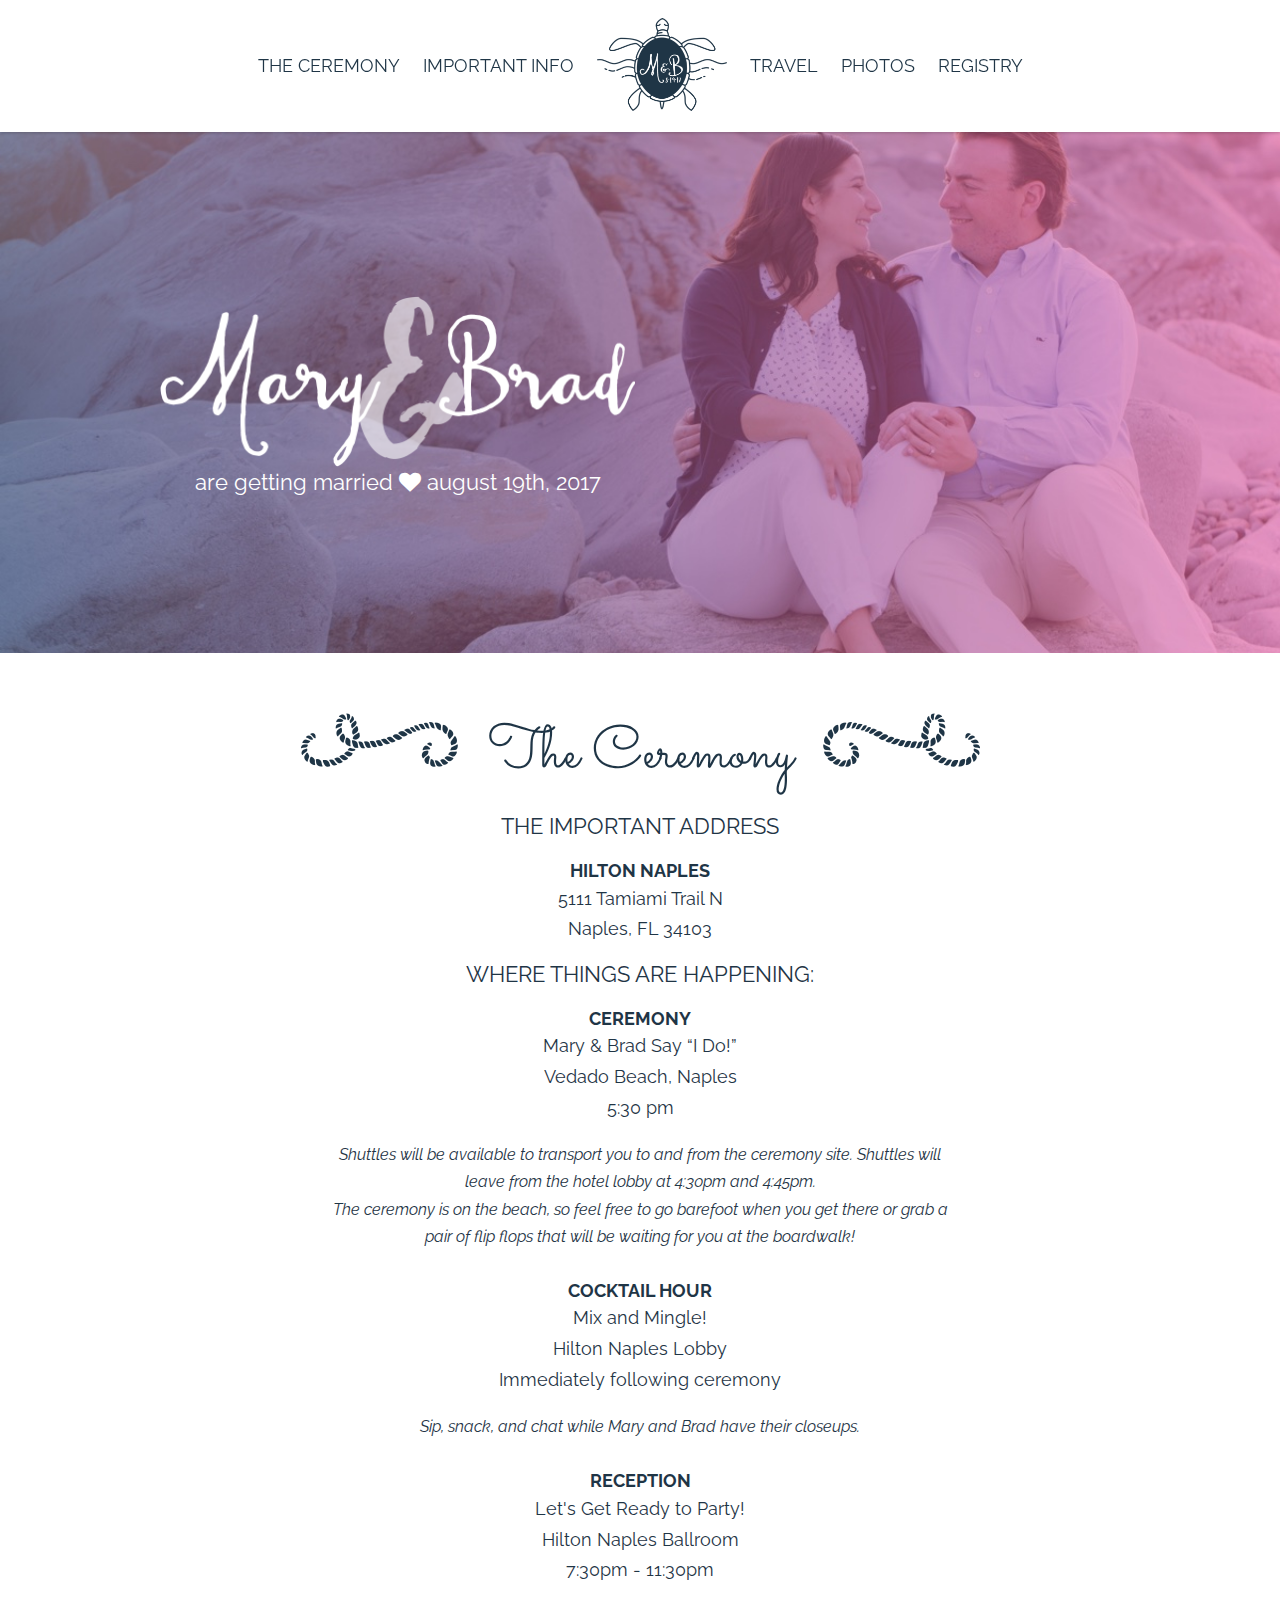
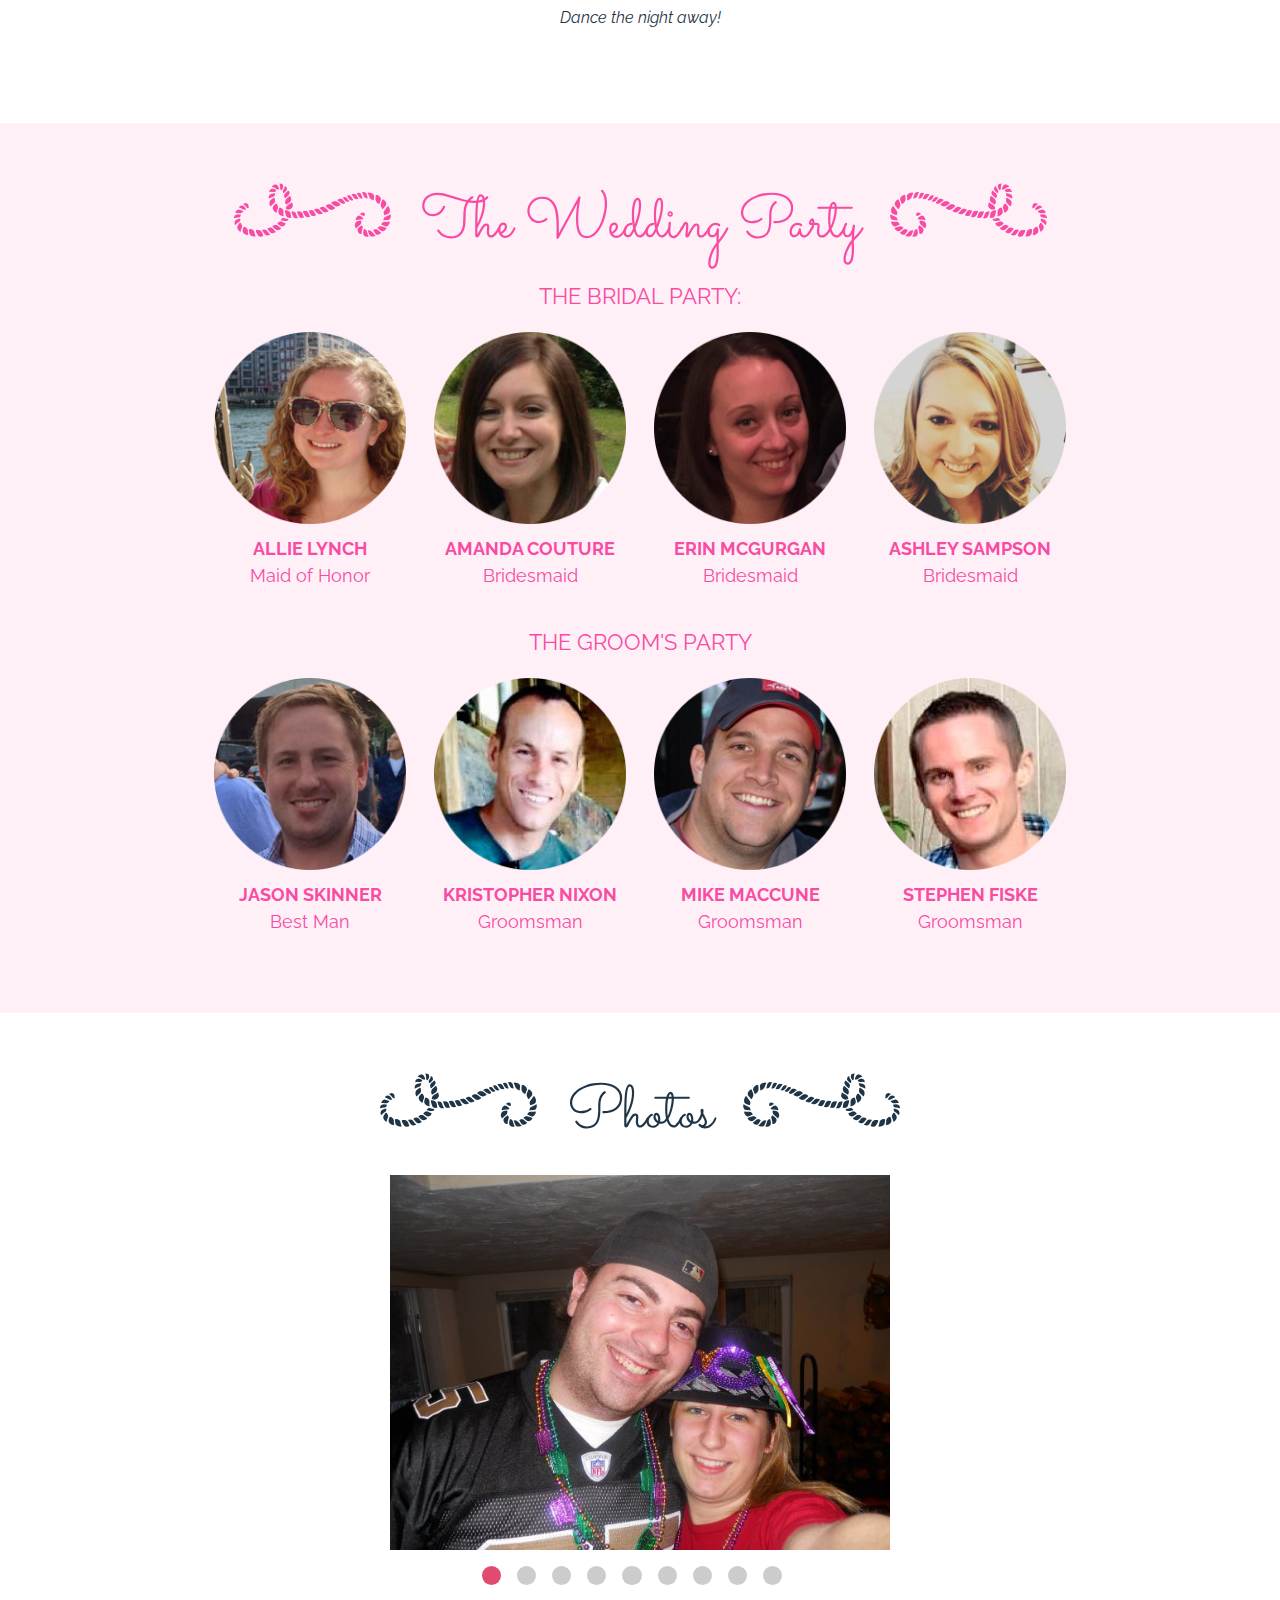
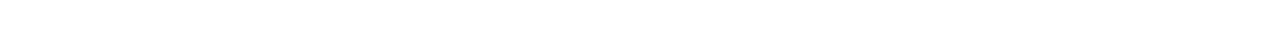
<file: index.html>
<!DOCTYPE html>
<html>
<!--<![endif]-->
	<head>
		<meta name="viewport" content="width=device-width">
		<meta name="description" content="Brad and Mary 2017">
		<meta name="keywords" content="Mary Mallard, Bradford Matton, Wedding">
		<title>Brad &amp; Mary - 8/19/2017 </title>
		<link href="https://fonts.googleapis.com/css?family=Raleway:400,400i,700|Sacramento" rel="stylesheet">
		<link href="style.css" rel="stylesheet" type="text/css">
		<link rel="icon" type="image/png" href="favicon.png">
		<link rel="stylesheet" href="font-awesome/css/font-awesome.min.css">
		<script src="https://ajax.googleapis.com/ajax/libs/jquery/3.1.1/jquery.min.js"></script>
		<script src="js/jquery-3.1.1.min.js"></script>
		<script src="js/slippry.min.js"></script>
	<link rel="stylesheet" href="css/slippry.css" />

<script>
$( document ).ready(function() {
	$('#mobile-nav-toggle').on("click", function() {
		$('#mobile-nav-items').toggleClass('expanded'),
		$('#navicon').toggleClass('nav-rotate');
	});

	$('#slider').slippry();



	$('.homelink').on("click", function() {
		$('#mobile-nav-items').toggleClass('expanded');
	});
});
</script>

	</head>
	<body>
		<nav id="main-nav">
			<ul>
				<li><a class="textlink" href="#ceremony">The Ceremony</a></li>
				<li><a class="textlink" href="important-info.html">Important Info</a></li>
				<li><a href="index.html"><img src="images/turtle-logo.png" class="turtle-logo"></a></li>
				<li><a class="textlink" href="travel.html">Travel</a></li>
				<li><a class="textlink" href="#photos">Photos</a></li>
				<li><a class="textlink" href="registry.html">Registry</a></li>
			</ul>
		</nav>
		<nav id="mobile-nav">
			<div class="mobile-nav-header group">
				<a href="index.html" class="homelink"><img src="images/turtle-logo.png" class="turtle-logo"></a>
				<a href="#" id="mobile-nav-toggle"><i class="fa fa-2x fa-navicon" id="navicon"></i></a>
			</div>
			<ul id="mobile-nav-items">
				<li><a class="textlink homelink" href="#ceremony">The Ceremony</a></li>
				<li><a class="textlink" href="important-info.html">Important Info</a></li>
				<li><a class="textlink" href="travel.html">Travel</a></li>
				<li><a class="textlink homelink" href="#photos">Photos</a></li>
				<li><a class="textlink" href="registry.html">Registry</a></li>
			</ul>
		</nav>
		<header class="main-header">
			<div class="container">
				<div class="title">
					<h1>Mary &amp; Brad</h1>
					<p>are getting married <i class="fa fa-heart"></i> august 19th, 2017</p>
				</div>
			</div>
		</header>
		<section id="ceremony">
			<div class="container">
				<img src="images/h2-left.png" class="h2-lig"><h2>The Ceremony</h2><img src="images/h2-right.png" class="h2-lig">

				<h3>The Important Address</h3>

				<h4>Hilton Naples</h4>
				<p>5111 Tamiami Trail N <br />
				Naples, FL 34103</p>

				<h3>Where Things are Happening:</h3>

				<h4>Ceremony</h4>
				<p>Mary &amp; Brad Say &ldquo;I Do!&rdquo;<br />
				Vedado Beach, Naples<br />
				5:30 pm</p>
				<p class="details">Shuttles will be available to transport you to and from the ceremony site. Shuttles will leave from the hotel lobby at 4:30pm and 4:45pm.<br/>
				The ceremony is on the beach, so feel free to go barefoot when you get there or grab a pair of flip flops that will be waiting for you at the boardwalk!</p>

				<h4>Cocktail Hour</h4>
				<p>Mix and Mingle! <br />
				Hilton Naples Lobby<br />
				Immediately following ceremony</p>
				<p class="details">Sip, snack, and chat while Mary and Brad have their closeups.</p>

				<h4>Reception</h4>
				<p>Let's Get Ready to Party!<br />
				Hilton Naples Ballroom<br />
				7:30pm - 11:30pm</p>
				<p class="details">Dance the night away!</p>
			</div>
		</section>
		<section id="weddingparty">
			<div class="container">
				<img src="images/h2-left-pink.png" class="h2-lig"><h2>The Wedding Party</h2><img src="images/h2-right-pink.png" class="h2-lig">
				<h3>The Bridal Party:</h3>
				<ul>
					<li>
						<img src="images/allie.png" alt="Allie Lynch">
						<p><strong>ALLIE LYNCH</strong><br />
						Maid of Honor</p>
					</li>
					<li>
						<img src="images/amanda.png" alt="Amanda Couture">
						<p><strong>AMANDA COUTURE</strong><br />
						Bridesmaid</p>
					</li>
					<li>
						<img src="images/erin.png" alt="Erin McGurgan">
						<p><strong>ERIN MCGURGAN</strong><br />
						Bridesmaid</p>
					</li>
					<li>
						<img src="images/ashley.png" alt="Ashley Sampson">
						<p><strong>ASHLEY SAMPSON</strong><br />
						Bridesmaid</p>
					</li>
				</ul>
				<h3>The Groom's Party</h3>
				<ul>
					<li>
						<img src="images/jason.png" alt="Jason Skinner">
						<p><strong>JASON SKINNER</strong><br />
						Best Man</p>
					</li>
					<li>
						<img src="images/kristopher.png" alt="Kristopher Nixon">
						<p><strong>KRISTOPHER NIXON</strong><br />
						Groomsman</p>
					</li>
					<li>
						<img src="images/mike.png" alt="Mike MacCune">
						<p><strong>MIKE MACCUNE</strong><br />
						Groomsman</p>
					</li>
					<li>
						<img src="images/stephen.png" alt="Stephen Fiske">
						<p><strong>STEPHEN FISKE</strong><br />
						Groomsman</p>
					</li>
				</ul>
			</div>
		</section>
		<section id="photos">
			<div class="container">
				<img src="images/h2-left.png" class="h2-lig"><h2>Photos</h2><img src="images/h2-right.png" class="h2-lig">
	            <ul id="slider">
	            	<li><a href="#slide1"><img src="img/1.jpg"></a></li>
	                <li><a href="#slide2"><img src="img/2.jpg"></a></li>
	                <li><a href="#slide3"><img src="img/3.jpg"></a></li>
	                <li><a href="#slide4"><img src="img/4.jpg"></a></li>
	                <li><a href="#slide5"><img src="img/5.jpg"></a></li>
	                <li><a href="#slide6"><img src="img/6.jpg"></a></li>
	                <li><a href="#slide7"><img src="img/7.jpg"></a></li>
	                <li><a href="#slide8"><img src="img/8.jpg"></a></li>
	                <li><a href="#slide9"><img src="img/9.jpg"></a></li>
	            </ul>
			</div>
		</section>
		<footer>
		</footer>
	</body>
</html>
</file>
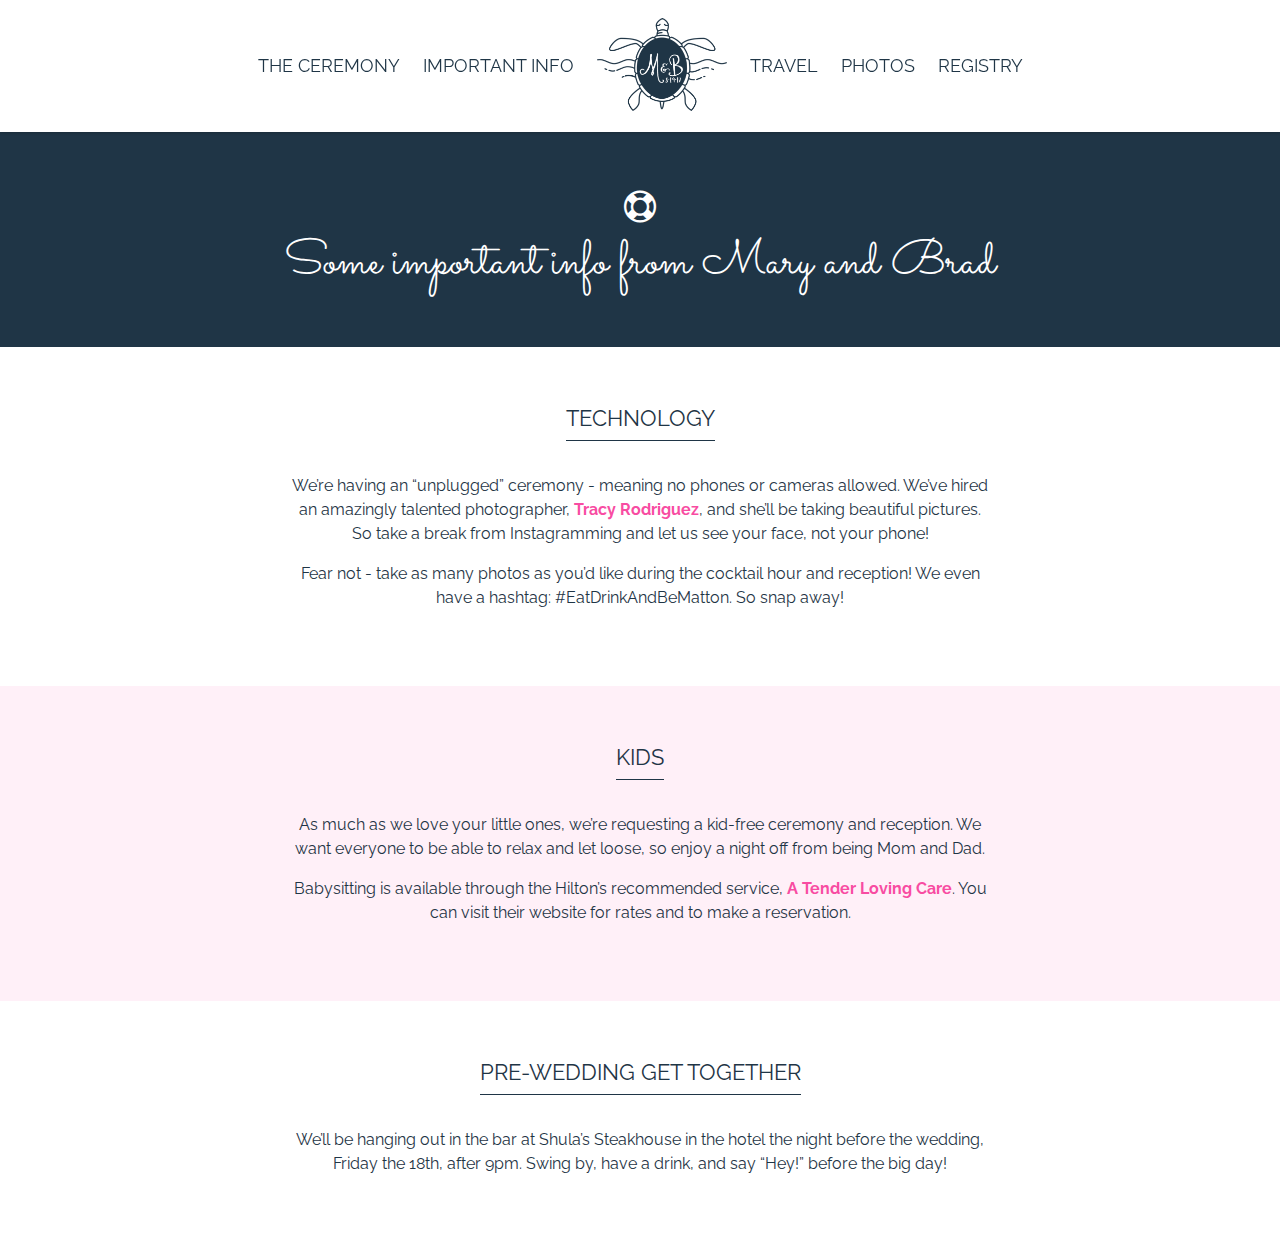
<file: important-info.html>
<!DOCTYPE html>
<html>
<!--<![endif]-->
	<head>
		<meta name="viewport" content="width=device-width">
		<meta name="description" content="Brad and Mary 2017">
		<meta name="keywords" content="Mary Mallard, Bradford Matton, Wedding">
		<title>Brad &amp; Mary - 8/19/2017 </title>
		<link href="https://fonts.googleapis.com/css?family=Raleway:400,400i,700|Sacramento" rel="stylesheet">
		<link href="style.css" rel="stylesheet" type="text/css">
		<link rel="icon" type="image/png" href="favicon.png">
		<link rel="stylesheet" href="font-awesome/css/font-awesome.min.css">
		<script src="https://ajax.googleapis.com/ajax/libs/jquery/3.1.1/jquery.min.js"></script>
		<script src="js/jquery-3.1.1.min.js"></script>
		<script>
$( document ).ready(function() {
	$('#mobile-nav-toggle').on("click", function() {
		$('#mobile-nav-items').toggleClass('expanded'),
		$('#navicon').toggleClass('nav-rotate');
	});
});
</script>
	</head>
	<body>
		<nav id="main-nav">
			<ul>
				<li><a class="textlink" href="index.html#ceremony">The Ceremony</a></li>
				<li><a class="textlink" href="important-info.html">Important Info</a></li>
				<li><a href="index.html"><img src="images/turtle-logo.png" class="turtle-logo"></a></li>
				<li><a class="textlink" href="travel.html">Travel</a></li>
				<li><a class="textlink" href="index.html#photos">Photos</a></li>
				<li><a class="textlink" href="registry.html">Registry</a></li>
			</ul>
		</nav>
		<nav id="mobile-nav">
			<div class="mobile-nav-header group">
				<a href="index.html"><img src="images/turtle-logo.png" class="turtle-logo"></a>
				<a href="#" id="mobile-nav-toggle"><i class="fa fa-2x fa-navicon" id="navicon"></i></a>
			</div>
			<ul id="mobile-nav-items">
				<li><a class="textlink" href="index.html#ceremony">The Ceremony</a></li>
				<li><a class="textlink" href="important-info.html">Important Info</a></li>
				<li><a class="textlink" href="travel.html">Travel</a></li>
				<li><a class="textlink" href="index.html#photos">Photos</a></li>
				<li><a class="textlink" href="registry.html">Registry</a></li>
			</ul>
		</nav>
		<header class="content_header">
			<div class="container">
				<div class="title">
					<i class="fa fa-2x fa-life-ring"></i>
					<h1>Some important info from Mary and Brad</h1>
				</div>
			</div>
		</header>
		<section class="important_info">
			<div>
				<div class="container">

					<h3>Technology</h3>

					<p>We’re having an “unplugged” ceremony - meaning no phones or cameras allowed. We’ve hired an amazingly talented photographer, <a href="http://www.tracyrodriguezphotography.com/portfolio/boston-wedding-photographer/" target="_blank">Tracy Rodriguez</a>, and she’ll be taking beautiful pictures. So take a break from Instagramming and let us see your face, not your phone!</p>

					<p>Fear not - take as many photos as you’d like during the cocktail hour and reception! We even have a hashtag: #EatDrinkAndBeMatton. So snap away!</p>
				</div>
			</div>
			<div class="pink">
				<div class="container">
					<h3>Kids</h3>

					<p>As much as we love your little ones, we’re requesting a kid-free ceremony and reception. We want everyone to be able to relax and let loose, so enjoy a night off from being Mom and Dad.</p>

					<p>Babysitting is available through the Hilton’s recommended service, <a href="http://atlcservice.com/" target="_blank">A Tender Loving Care</a>. You can visit their website for rates and to make a reservation.</p>
				</div>
			</div>
			<div>
				<div class="container">

					<h3>Pre-Wedding Get Together</h3>
					
					<p>We’ll be hanging out in the bar at <b>Shula’s Steakhouse</b> in the hotel the night before the wedding, Friday the 18th, after 9pm. Swing by, have a drink, and say “Hey!” before the big day!</p>
				</div>
			</div>
		</section>
		<footer>
		</footer>
	</body>
</html>
</file>
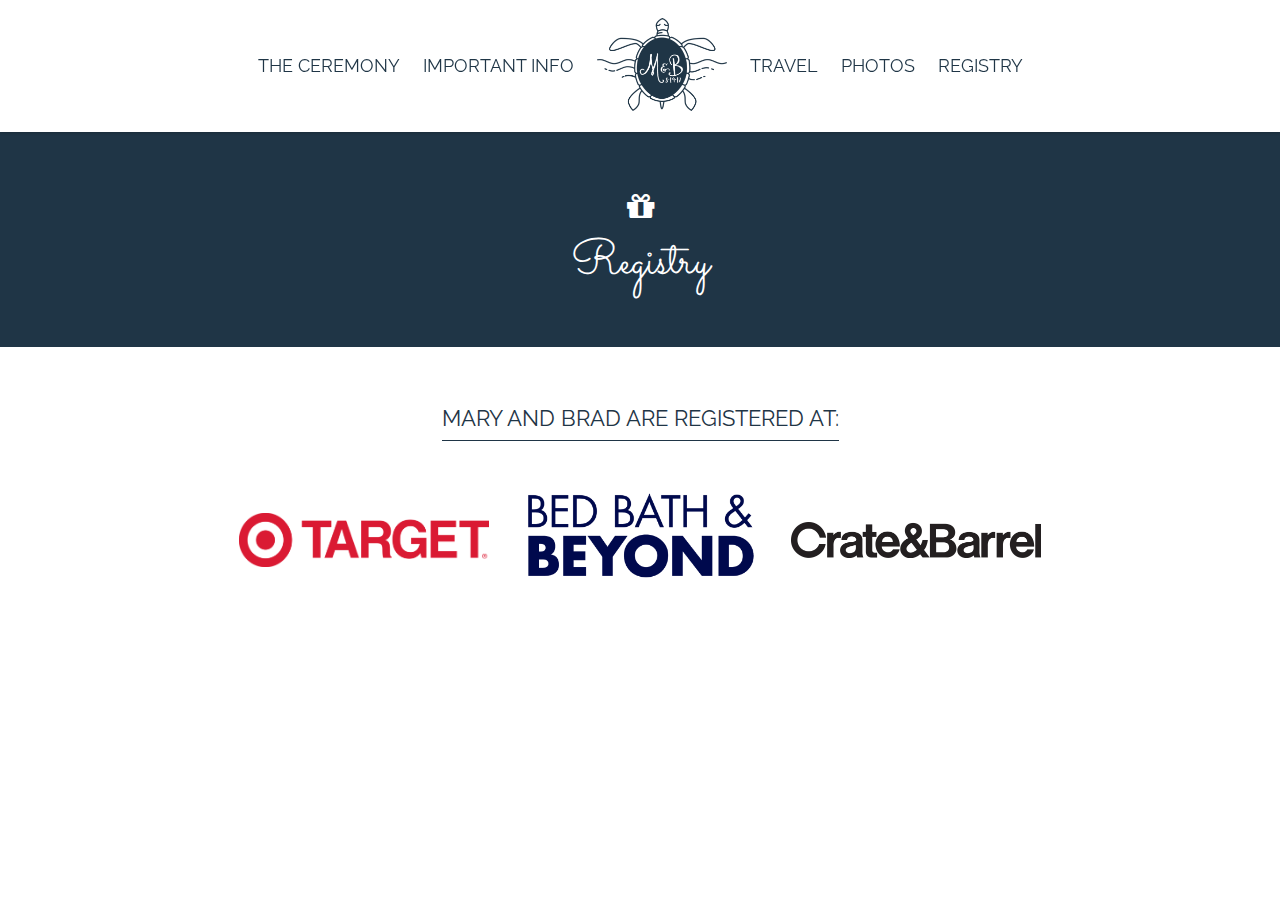
<file: registry.html>
<!DOCTYPE html>
<html>
<!--<![endif]-->
	<head>
		<meta name="viewport" content="width=device-width">
		<meta name="description" content="Brad and Mary 2017">
		<meta name="keywords" content="Mary Mallard, Bradford Matton, Wedding">
		<title>Brad &amp; Mary - 8/19/2017 </title>
		<link href="https://fonts.googleapis.com/css?family=Raleway:400,400i,700|Sacramento" rel="stylesheet">
		<link href="style.css" rel="stylesheet" type="text/css">
		<link rel="icon" type="image/png" href="favicon.png">
		<link rel="stylesheet" href="font-awesome/css/font-awesome.min.css">
		<script src="https://ajax.googleapis.com/ajax/libs/jquery/3.1.1/jquery.min.js"></script>
		<script src="js/jquery-3.1.1.min.js"></script>
		<script>
$( document ).ready(function() {
	$('#mobile-nav-toggle').on("click", function() {
		$('#mobile-nav-items').toggleClass('expanded'),
		$('#navicon').toggleClass('nav-rotate');
	});
});
</script>
	</head>
	<body>
		<nav id="main-nav">
			<ul>
				<li><a class="textlink" href="index.html#ceremony">The Ceremony</a></li>
				<li><a class="textlink" href="important-info.html">Important Info</a></li>
				<li><a href="index.html"><img src="images/turtle-logo.png" class="turtle-logo"></a></li>
				<li><a class="textlink" href="travel.html">Travel</a></li>
				<li><a class="textlink" href="index.html#photos">Photos</a></li>
				<li><a class="textlink" href="registry.html">Registry</a></li>
			</ul>
		</nav>

		<nav id="mobile-nav">
			<div class="mobile-nav-header group">
				<a href="index.html"><img src="images/turtle-logo.png" class="turtle-logo"></a>
				<a href="#" id="mobile-nav-toggle"><i class="fa fa-2x fa-navicon" id="navicon"></i></a>
			</div>
			<ul id="mobile-nav-items">
				<li><a class="textlink" href="index.html#ceremony">The Ceremony</a></li>
				<li><a class="textlink" href="important-info.html">Important Info</a></li>
				<li><a class="textlink" href="travel.html">Travel</a></li>
				<li><a class="textlink" href="index.html#photos">Photos</a></li>
				<li><a class="textlink" href="registry.html">Registry</a></li>
			</ul>
		</nav>
		<header class="content_header">
			<div class="container">
				<div class="title">
					<i class="fa fa-2x fa-gift"></i>
					<h1>Registry</h1>
				</div>
			</div>
		</header>
		<section class="important_info">
			<div class="registry">
				<div class="container">

					<h3>Mary and Brad are registered at:</h3>

					<div class="logos">

						<a href="http://www.target.com/gift-registry/registry/nc0QEJXHj_UWYk5_K1YSyQ" target="_blank"><img src="images/target_logo.png" alt="target"></a>

						<a href="https://www.bedbathandbeyond.com:443/store/giftregistry/view_registry_guest.jsp?registryId=543070299&eventType=Wedding&pwsurl=" target="_blank"><img src="images/bbb_logo.png" alt="Bed Bath and Beyond"></a>

						<a href="http://www.crateandbarrel.com/gift-registry/mary-mallard-and-bradford-matton/r5591142" target="_blank"><img src="images/cb_logo.png" alt="Crate and Barrel"></a>

					</div>

				</div>
			</div>
		</section>
		<footer>
		</footer>
	</body>
</html>
</file>
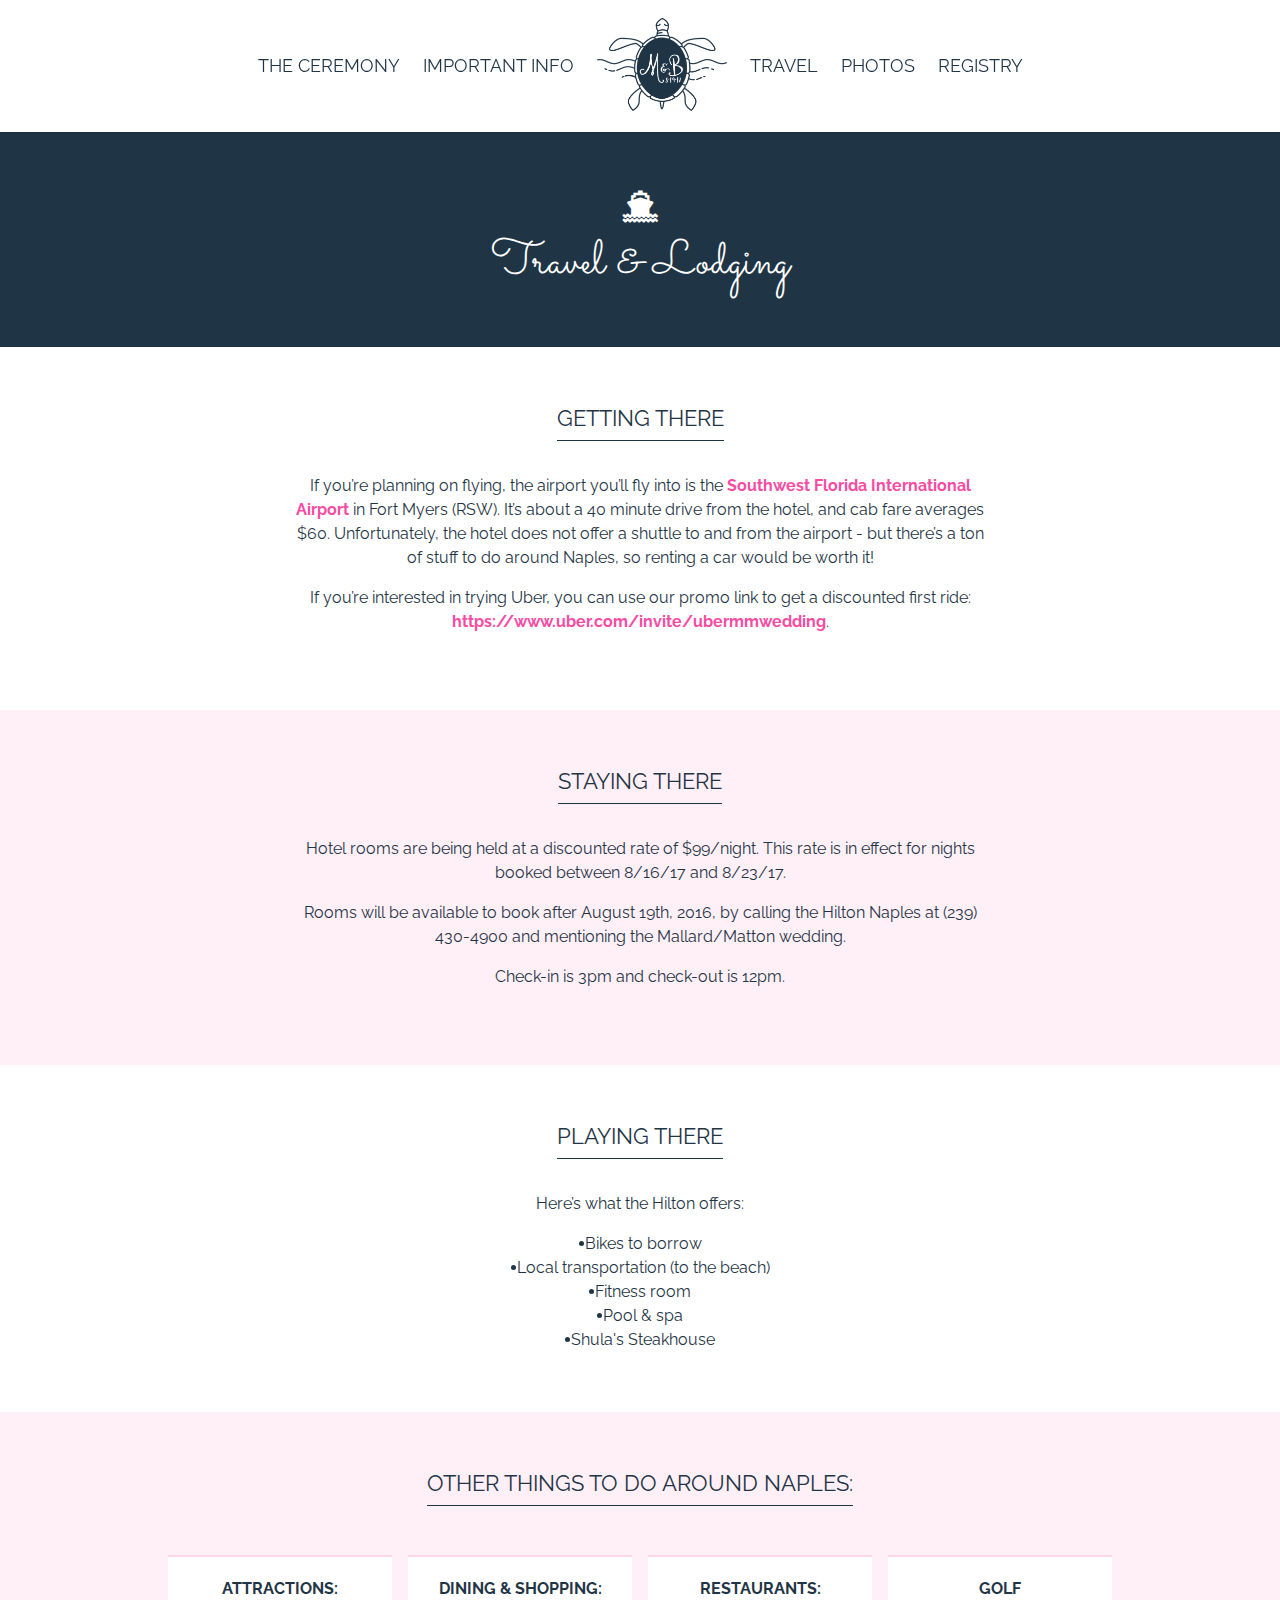
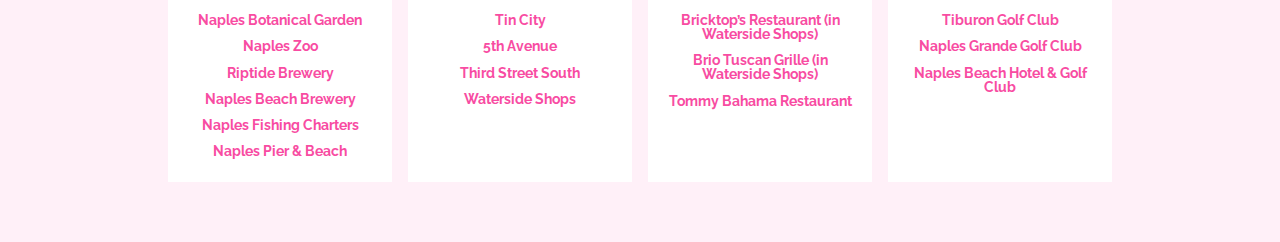
<file: travel.html>
<!DOCTYPE html>
<html>
<!--<![endif]-->
	<head>
		<meta name="viewport" content="width=device-width">
		<meta name="description" content="Brad and Mary 2017">
		<meta name="keywords" content="Mary Mallard, Bradford Matton, Wedding">
		<title>Brad &amp; Mary - 8/19/2017 </title>
		<link href="https://fonts.googleapis.com/css?family=Raleway:400,400i,700|Sacramento" rel="stylesheet">
		<link href="style.css" rel="stylesheet" type="text/css">
		<link rel="icon" type="image/png" href="favicon.png">
		<link rel="stylesheet" href="font-awesome/css/font-awesome.min.css">
		<script src="https://ajax.googleapis.com/ajax/libs/jquery/3.1.1/jquery.min.js"></script>
		<script src="js/jquery-3.1.1.min.js"></script>
		<script>
$( document ).ready(function() {
	$('#mobile-nav-toggle').on("click", function() {
		$('#mobile-nav-items').toggleClass('expanded'),
		$('#navicon').toggleClass('nav-rotate');
	});
});
</script>
	</head>
	<body>
		<nav id="main-nav">
			<ul>
				<li><a class="textlink" href="index.html#ceremony">The Ceremony</a></li>
				<li><a class="textlink" href="important-info.html">Important Info</a></li>
				<li><a href="index.html"><img src="images/turtle-logo.png" class="turtle-logo"></a></li>
				<li><a class="textlink" href="travel.html">Travel</a></li>
				<li><a class="textlink" href="index.html#photos">Photos</a></li>
				<li><a class="textlink" href="registry.html">Registry</a></li>
			</ul>
		</nav>
		<nav id="mobile-nav">
			<div class="mobile-nav-header group">
				<a href="index.html"><img src="images/turtle-logo.png" class="turtle-logo"></a>
				<a href="#" id="mobile-nav-toggle"><i class="fa fa-2x fa-navicon" id="navicon"></i></a>
			</div>
			<ul id="mobile-nav-items">
				<li><a class="textlink" href="index.html#ceremony">The Ceremony</a></li>
				<li><a class="textlink" href="important-info.html">Important Info</a></li>
				<li><a class="textlink" href="travel.html">Travel</a></li>
				<li><a class="textlink" href="index.html#photos">Photos</a></li>
				<li><a class="textlink" href="registry.html">Registry</a></li>
			</ul>
		</nav>
		<header class="content_header">
			<div class="container">
				<div class="title">
					<i class="fa fa-2x fa-ship"></i>
					<h1>Travel &amp; Lodging</h1>
				</div>
			</div>
		</header>
		<section class="important_info">
			<div>
				<div class="container">

					<h3>Getting There</h3>

					<p>If you’re planning on flying, the airport you’ll fly into is the <a href="http://www.flylcpa.com/" target="_blank">Southwest Florida International Airport</a> in Fort Myers (RSW). It’s about a 40 minute drive from the hotel, and cab fare averages $60. Unfortunately, the hotel does not offer a shuttle to and from the airport - but there’s a ton of stuff to do around Naples, so renting a car would be worth it!</p>

					<p>If you’re interested in trying Uber, you can use our promo link to get a discounted first ride: <a href="https://www.uber.com/invite/ubermmwedding" target="_blank">https://www.uber.com/invite/ubermmwedding</a>.</p>
				</div>
			</div>
			<div class="pink">
				<div class="container">

					<h3>Staying There</h3>

					<p>Hotel rooms are being held at a discounted rate of $99/night. This rate is in effect for nights booked between 8/16/17 and 8/23/17.</p>

					<p>Rooms will be available to book after August 19th, 2016, by calling the Hilton Naples at (239) 430-4900 and mentioning the Mallard/Matton wedding.</p>

					<p>Check-in is 3pm and check-out is 12pm.</p>
				</div>
			</div>
			<div>
				<div class="container">

					<h3>Playing There</h3>
					
					<p>Here’s what the Hilton offers:</p>

					<ul class="playing_list">
						<li><span>Bikes to borrow</span></li>
						<li><span>Local transportation (to the beach)</span></li>
						<li><span>Fitness room</span></li>
						<li><span>Pool &amp; spa</span></li>
						<li><span>Shula's Steakhouse</span></li>
					</ul>
				</div>
			</div>
			<div class="pink">
				<div class="container">

					<h3>Other things to do around Naples:</h3>


					<div class="things_to_do">

						<div class="item">
							<h4>Attractions:</h4>
							<a href="https://www.naplesgarden.org/" target="_blank">Naples Botanical Garden</a>
							<a href="http://napleszoo.org/" target="_blank">Naples Zoo</a>
							<a href="http://riptidebrewingcompany.com/" target="_blank">Riptide Brewery</a>
							<a href="http://www.naplesbeachbrewery.com/" target="_blank">Naples Beach Brewery</a>
							<a href="http://www.naples-fishingcharters.com/" target="_blank">Naples Fishing Charters</a>
							<a href="http://www.naplesdowntown.com/naples-pier.htm" target="_blank">Naples Pier &amp; Beach</a>
						</div>

						<div class="item">
							<h4>Dining &amp; Shopping:</h4>
							<a href="http://www.tin-city.com/" target="_blank">Tin City</a>
							<a href="http://www.fifthavenuesouth.com/" target="_blank">5th Avenue</a>
							<a href="http://www.thirdstreetsouth.com/" target="_blank">Third Street South</a>
							<a href="http://www.watersideshops.com/" target="_blank">Waterside Shops</a>
						</div>

						<div class="item">
						<h4>Restaurants:</h4>
							<a href="http://bricktops.com/naples" target="_blank">Bricktop’s Restaurant (in Waterside Shops)</a><a href="http://brioitalian.com/index.html" target="_blank">Brio Tuscan Grille (in Waterside Shops)</a>
							<a href="http://www.tommybahama.com/restaurants/naples" target="_blank">Tommy Bahama Restaurant</a>
						</div>

						<div class="item">
							<h4>Golf</h4>
								<a href="http://www.tiburongcnaples.com/" target="_blank">Tiburon Golf Club</a>
								<a href="http://www.naplesgrande.com/golf/course" target="_blank">Naples Grande Golf Club</a>
								<a href="http://www.naplesbeachhotel.com/" target="_blank">Naples Beach Hotel &amp; Golf Club</a>
						</div>
					</div>
				</div>

			</div>
		</section>
		<footer>
		</footer>
	</body>
</html>
</file>
<file: style.css>
/* line 5, ../../../Library/Ruby/Gems/2.0.0/gems/compass-core-1.0.3/stylesheets/compass/reset/_utilities.scss */
html, body, div, span, applet, object, iframe,
h1, h2, h3, h4, h5, h6, p, blockquote, pre,
a, abbr, acronym, address, big, cite, code,
del, dfn, em, img, ins, kbd, q, s, samp,
small, strike, strong, sub, sup, tt, var,
b, u, i, center,
dl, dt, dd, ol, ul, li,
fieldset, form, label, legend,
table, caption, tbody, tfoot, thead, tr, th, td,
article, aside, canvas, details, embed,
figure, figcaption, footer, header, hgroup,
menu, nav, output, ruby, section, summary,
time, mark, audio, video {
  margin: 0;
  padding: 0;
  border: 0;
  font: inherit;
  font-size: 100%;
  vertical-align: baseline; }

/* line 22, ../../../Library/Ruby/Gems/2.0.0/gems/compass-core-1.0.3/stylesheets/compass/reset/_utilities.scss */
html {
  line-height: 1; }

/* line 24, ../../../Library/Ruby/Gems/2.0.0/gems/compass-core-1.0.3/stylesheets/compass/reset/_utilities.scss */
ol, ul {
  list-style: none; }

/* line 26, ../../../Library/Ruby/Gems/2.0.0/gems/compass-core-1.0.3/stylesheets/compass/reset/_utilities.scss */
table {
  border-collapse: collapse;
  border-spacing: 0; }

/* line 28, ../../../Library/Ruby/Gems/2.0.0/gems/compass-core-1.0.3/stylesheets/compass/reset/_utilities.scss */
caption, th, td {
  text-align: left;
  font-weight: normal;
  vertical-align: middle; }

/* line 30, ../../../Library/Ruby/Gems/2.0.0/gems/compass-core-1.0.3/stylesheets/compass/reset/_utilities.scss */
q, blockquote {
  quotes: none; }
  /* line 103, ../../../Library/Ruby/Gems/2.0.0/gems/compass-core-1.0.3/stylesheets/compass/reset/_utilities.scss */
  q:before, q:after, blockquote:before, blockquote:after {
    content: "";
    content: none; }

/* line 32, ../../../Library/Ruby/Gems/2.0.0/gems/compass-core-1.0.3/stylesheets/compass/reset/_utilities.scss */
a img {
  border: none; }

/* line 116, ../../../Library/Ruby/Gems/2.0.0/gems/compass-core-1.0.3/stylesheets/compass/reset/_utilities.scss */
article, aside, details, figcaption, figure, footer, header, hgroup, main, menu, nav, section, summary {
  display: block; }

/* line 1, sass/_partials/_typography.scss */
body {
  font-family: "Raleway", helvetica, sans-serif;
  color: #1F3546;
  font-size: 16px; }

/* line 7, sass/_partials/_typography.scss */
h1 {
  font-family: "Sacramento", georgia, serif; }

/* line 11, sass/_partials/_typography.scss */
h2 {
  font-family: "Sacramento", georgia, serif;
  font-size: 3.75em; }
  @media screen and (max-width: 825px) {
    /* line 11, sass/_partials/_typography.scss */
    h2 {
      font-size: 3.25em; } }
  @media screen and (max-width: 768px) {
    /* line 11, sass/_partials/_typography.scss */
    h2 {
      font-size: 3em; } }

/* line 24, sass/_partials/_typography.scss */
h3 {
  font-family: "Raleway", helvetica, sans-serif;
  font-size: 1.375em;
  text-transform: uppercase; }

/* line 30, sass/_partials/_typography.scss */
h4 {
  font-family: "Raleway", helvetica, sans-serif;
  font-size: 1.125em;
  font-weight: bold;
  text-transform: uppercase; }

/* line 37, sass/_partials/_typography.scss */
strong {
  font-weight: bold; }

/* line 1, sass/_pages/_index.scss */
body {
  -webkit-font-smoothing: antialiased;
  margin-top: 131px; }
  @media screen and (max-width: 780px) {
    /* line 1, sass/_pages/_index.scss */
    body {
      margin-top: 105px; } }

/* line 10, sass/_pages/_index.scss */
img {
  max-width: 100%;
  height: auto; }

/* line 15, sass/_pages/_index.scss */
.group:after {
  content: "";
  display: table;
  clear: both; }

/* line 21, sass/_pages/_index.scss */
.main-header {
  background: url("images/home-header-bg.jpg") no-repeat center center scroll;
  color: #fff;
  width: 100%;
  background-size: cover; }
  @media screen and (min-width: 1350px) {
    /* line 21, sass/_pages/_index.scss */
    .main-header {
      min-height: 700px; } }
  @media screen and (min-width: 1800px) {
    /* line 21, sass/_pages/_index.scss */
    .main-header {
      min-height: 800px; } }
  @media screen and (max-width: 480px) {
    /* line 21, sass/_pages/_index.scss */
    .main-header {
      background-position: 90% 50%; } }
  /* line 39, sass/_pages/_index.scss */
  .main-header h1 {
    text-indent: -9999px;
    margin: 0;
    padding: 0;
    width: 475px;
    height: 180px;
    background: url("images/mary-brad-text-logo.png") no-repeat center center scroll;
    background-size: 100%; }
    @media screen and (max-width: 768px) {
      /* line 39, sass/_pages/_index.scss */
      .main-header h1 {
        margin: 0 auto;
        display: block; } }
    @media screen and (max-width: 560px) {
      /* line 39, sass/_pages/_index.scss */
      .main-header h1 {
        width: 100%; } }
  /* line 58, sass/_pages/_index.scss */
  .main-header p {
    font-size: 1.375em; }
  /* line 62, sass/_pages/_index.scss */
  .main-header .title {
    text-align: center;
    max-width: 480px;
    display: inline-block; }
    @media screen and (max-width: 560px) {
      /* line 62, sass/_pages/_index.scss */
      .main-header .title {
        display: block; } }
    @media screen and (max-width: 480px) {
      /* line 71, sass/_pages/_index.scss */
      .main-header .title i {
        display: block;
        margin: .5em 0; } }
  /* line 79, sass/_pages/_index.scss */
  .main-header .container {
    padding: 10em 0; }
    @media screen and (max-width: 768px) {
      /* line 79, sass/_pages/_index.scss */
      .main-header .container {
        text-align: center;
        width: 85%;
        margin: 0 auto; } }
    @media screen and (max-width: 750px) {
      /* line 79, sass/_pages/_index.scss */
      .main-header .container {
        text-align: center;
        width: 85%;
        padding: 6em 0;
        margin: 0 auto; } }

/* line 97, sass/_pages/_index.scss */
#main-nav {
  text-align: center;
  font-size: 1.125em;
  padding: 1em 0;
  width: 100%;
  position: fixed;
  top: 0;
  z-index: 9999;
  background: #fff;
  -moz-box-shadow: 0 1px 3px rgba(0, 0, 0, 0.2);
  -webkit-box-shadow: 0 1px 3px rgba(0, 0, 0, 0.2);
  box-shadow: 0 1px 3px rgba(0, 0, 0, 0.2); }
  @media screen and (max-width: 780px) {
    /* line 97, sass/_pages/_index.scss */
    #main-nav {
      display: none; } }
  /* line 113, sass/_pages/_index.scss */
  #main-nav .turtle-logo {
    width: 130px;
    height: auto;
    opacity: 1;
    transition: opacity .2s ease-in-out;
    -webkit-transition: opacity .2s ease-in-out;
    -moz-transition: opacity .2s ease-in-out; }
    /* line 121, sass/_pages/_index.scss */
    #main-nav .turtle-logo:hover {
      opacity: .9; }
  /* line 127, sass/_pages/_index.scss */
  #main-nav ul li {
    display: inline-block;
    text-transform: uppercase;
    vertical-align: middle;
    margin: 0 .5em; }
    /* line 133, sass/_pages/_index.scss */
    #main-nav ul li .textlink {
      color: #1F3546;
      text-decoration: none;
      position: relative;
      padding: 8px 0; }
      /* line 139, sass/_pages/_index.scss */
      #main-nav ul li .textlink:after {
        position: absolute;
        top: 100%;
        left: 0;
        width: 100%;
        height: 4px;
        background: #F84CA2;
        content: '';
        opacity: 0;
        -webkit-transition: opacity 0.3s, -webkit-transform 0.3s;
        -moz-transition: opacity 0.3s, -moz-transform 0.3s;
        transition: opacity 0.3s, transform 0.3s;
        -webkit-transform: translateY(10px);
        -moz-transform: translateY(10px);
        transform: translateY(10px); }
      /* line 157, sass/_pages/_index.scss */
      #main-nav ul li .textlink:focus:after {
        opacity: 1;
        -webkit-transform: translateY(0px);
        -moz-transform: translateY(0px);
        transform: translateY(0px); }
      /* line 165, sass/_pages/_index.scss */
      #main-nav ul li .textlink:hover {
        color: #3e6b8d;
        cursor: pointer; }
        /* line 169, sass/_pages/_index.scss */
        #main-nav ul li .textlink:hover:after {
          opacity: 1;
          -webkit-transform: translateY(0px);
          -moz-transform: translateY(0px);
          transform: translateY(0px); }

/* line 181, sass/_pages/_index.scss */
#mobile-nav {
  position: fixed;
  top: 0;
  background: #fff;
  width: 100%;
  z-index: 9999;
  box-sizing: border-box;
  -moz-box-shadow: 0 1px 3px rgba(0, 0, 0, 0.2);
  -webkit-box-shadow: 0 1px 3px rgba(0, 0, 0, 0.2);
  box-shadow: 0 1px 3px rgba(0, 0, 0, 0.2); }
  /* line 191, sass/_pages/_index.scss */
  #mobile-nav .mobile-nav-header {
    padding: 1em 2em; }
  /* line 195, sass/_pages/_index.scss */
  #mobile-nav #mobile-nav-toggle {
    color: #1F3546; }
    /* line 198, sass/_pages/_index.scss */
    #mobile-nav #mobile-nav-toggle:hover {
      color: #2f5069; }
  /* line 203, sass/_pages/_index.scss */
  #mobile-nav .turtle-logo {
    float: left;
    width: 100px;
    height: auto; }
  /* line 209, sass/_pages/_index.scss */
  #mobile-nav i {
    float: right;
    margin-top: .6em;
    -moz-transition: all .35s ease-out;
    -webkit-transition: all .35s ease-out;
    -o-transition: all .35s ease-out;
    transition: all .35s ease-out; }
  /* line 218, sass/_pages/_index.scss */
  #mobile-nav .nav-rotate {
    transform: rotate(90deg);
    color: #F84CA2; }
  /* line 224, sass/_pages/_index.scss */
  #mobile-nav ul {
    background: #fff;
    display: block;
    width: 100%;
    clear: both;
    max-height: 0;
    overflow: hidden;
    -moz-transition: max-height .35s ease-out;
    -webkit-transition: max-height .35s ease-out;
    -o-transition: max-height .35s ease-out;
    transition: max-height .35s ease-out; }
    /* line 236, sass/_pages/_index.scss */
    #mobile-nav ul li {
      display: block;
      width: 100%;
      padding: 1em 2em;
      text-align: center;
      box-sizing: border-box;
      border-bottom: 1px solid #f0f1f4;
      text-transform: uppercase; }
      /* line 245, sass/_pages/_index.scss */
      #mobile-nav ul li a {
        color: #1F3546;
        text-decoration: none;
        font-size: 1.25em; }
      /* line 251, sass/_pages/_index.scss */
      #mobile-nav ul li:first-child {
        border-top: 1px solid #f0f1f4; }
  /* line 257, sass/_pages/_index.scss */
  #mobile-nav .expanded {
    max-height: 700px;
    overflow-y: scroll; }
  @media screen and (min-width: 781px) {
    /* line 181, sass/_pages/_index.scss */
    #mobile-nav {
      display: none; } }

/* line 268, sass/_pages/_index.scss */
.container {
  width: 960px;
  box-sizing: border-box;
  margin: 0 auto;
  padding: 3.75em 0; }
  @media screen and (max-width: 1000px) {
    /* line 268, sass/_pages/_index.scss */
    .container {
      width: 85%; } }

/* line 279, sass/_pages/_index.scss */
#ceremony, #weddingparty, #photos {
  text-align: center; }
  /* line 282, sass/_pages/_index.scss */
  #ceremony h2, #weddingparty h2, #photos h2 {
    display: inline-block;
    margin: 0 .5em .5em .5em; }
  /* line 287, sass/_pages/_index.scss */
  #ceremony h3, #weddingparty h3, #photos h3 {
    margin-bottom: 1.136em; }
  /* line 291, sass/_pages/_index.scss */
  #ceremony .h2-lig, #weddingparty .h2-lig, #photos .h2-lig {
    display: inline-block; }
    @media screen and (max-width: 960px) {
      /* line 291, sass/_pages/_index.scss */
      #ceremony .h2-lig, #weddingparty .h2-lig, #photos .h2-lig {
        width: 100px;
        height: auto; } }
    @media screen and (max-width: 768px) {
      /* line 291, sass/_pages/_index.scss */
      #ceremony .h2-lig, #weddingparty .h2-lig, #photos .h2-lig {
        width: 75px; } }
  /* line 304, sass/_pages/_index.scss */
  #ceremony .details, #weddingparty .details, #photos .details {
    font-style: italic;
    font-size: 1em;
    margin-bottom: 2em; }
  /* line 310, sass/_pages/_index.scss */
  #ceremony h4, #weddingparty h4, #photos h4 {
    margin-bottom: .2em; }
  /* line 314, sass/_pages/_index.scss */
  #ceremony p, #weddingparty p, #photos p {
    line-height: 1.7;
    font-size: 1.125em;
    max-width: 635px;
    margin: 0 auto 1em auto; }

/* line 322, sass/_pages/_index.scss */
#weddingparty {
  background: #FFF0F8;
  color: #F84CA2; }
  /* line 326, sass/_pages/_index.scss */
  #weddingparty ul {
    margin-bottom: 1.5em; }
    /* line 330, sass/_pages/_index.scss */
    #weddingparty ul:last-child {
      margin-bottom: 0; }
    /* line 334, sass/_pages/_index.scss */
    #weddingparty ul li {
      display: inline-block;
      margin: 0 .75em;
      width: 20%;
      vertical-align: top; }
      @media screen and (max-width: 768px) {
        /* line 334, sass/_pages/_index.scss */
        #weddingparty ul li {
          width: 45%; } }
      @media screen and (max-width: 640px) {
        /* line 334, sass/_pages/_index.scss */
        #weddingparty ul li {
          width: 100%; } }
      /* line 348, sass/_pages/_index.scss */
      #weddingparty ul li img {
        margin-bottom: .5em;
        max-width: 100%;
        height: auto; }
      /* line 354, sass/_pages/_index.scss */
      #weddingparty ul li p {
        line-height: 1.5; }

/* line 1, sass/_pages/_content.scss */
.content_header {
  background: #1F3546;
  color: #fff;
  text-align: center; }
  /* line 6, sass/_pages/_content.scss */
  .content_header i {
    margin-bottom: .5em; }
  /* line 10, sass/_pages/_content.scss */
  .content_header h1 {
    font-size: 3em; }

/* line 15, sass/_pages/_content.scss */
.important_info {
  text-align: center; }
  /* line 19, sass/_pages/_content.scss */
  .important_info h3 {
    margin-bottom: 1.5em;
    border-bottom: 1px solid #1F3546;
    padding-bottom: .5em;
    display: inline-block; }
  /* line 26, sass/_pages/_content.scss */
  .important_info h4 {
    margin-bottom: 1em; }
  /* line 30, sass/_pages/_content.scss */
  .important_info p {
    line-height: 1.5;
    max-width: 700px;
    margin: 0 auto 1em; }
  /* line 36, sass/_pages/_content.scss */
  .important_info a {
    color: #F84CA2;
    font-weight: 700;
    text-decoration: none; }
    /* line 41, sass/_pages/_content.scss */
    .important_info a:hover {
      color: #fa7dbc; }
  /* line 46, sass/_pages/_content.scss */
  .important_info ul {
    list-style-type: disc;
    margin: 0 auto 1em;
    list-style-position: inside; }
    /* line 52, sass/_pages/_content.scss */
    .important_info ul li {
      line-height: 1.5; }
    /* line 56, sass/_pages/_content.scss */
    .important_info ul:last-child {
      margin-bottom: 0; }
  /* line 61, sass/_pages/_content.scss */
  .important_info .playing_list {
    margin-left: 1em; }
    /* line 66, sass/_pages/_content.scss */
    .important_info .playing_list li span {
      position: relative;
      left: -1em; }
  /* line 73, sass/_pages/_content.scss */
  .important_info .things_to_do {
    display: flex;
    margin-top: 1em; }
  /* line 78, sass/_pages/_content.scss */
  .important_info .item {
    width: 25%;
    vertical-align: top;
    padding: 1.5em 1em;
    box-sizing: border-box;
    text-align: center;
    background: #fff;
    margin: 0 .5em;
    border-top: 2px solid #ffd7ec; }
    /* line 88, sass/_pages/_content.scss */
    .important_info .item h4 {
      font-size: 1em; }
    /* line 92, sass/_pages/_content.scss */
    .important_info .item a {
      display: block;
      margin-bottom: .875em;
      font-size: .875em; }
      /* line 96, sass/_pages/_content.scss */
      .important_info .item a:last-child {
        margin-bottom: 0; }
  /* line 102, sass/_pages/_content.scss */
  .important_info .pink {
    background: #FFF0F8; }
  /* line 108, sass/_pages/_content.scss */
  .important_info .registry .logos {
    margin-top: 1em; }
  /* line 112, sass/_pages/_content.scss */
  .important_info .registry img {
    max-width: 250px;
    height: auto;
    max-height: 100px;
    display: inline-block;
    vertical-align: middle;
    margin: 0 1em; }
    /* line 120, sass/_pages/_content.scss */
    .important_info .registry img:hover {
      opacity: .8; }

/* line 11, sass/style.scss */
.group:before,
.group:after {
  content: "";
  display: table; }

/* line 16, sass/style.scss */
.group:after {
  clear: both; }

/* line 19, sass/style.scss */
.group {
  zoom: 1;
  /* For IE 6/7 (trigger hasLayout) */ }
</file>
<file: css/slippry.css>
/**
 *
 * slippry v1.4.0 - Responsive content slider for jQuery
 * http://slippry.com
 *
 * Authors: Lukas Jakob Hafner - @saftsaak
 *          Thomas Hurd - @SeenNotHurd
 *
 * Copyright 2016, booncon oy - http://booncon.com
 *
 *
 * Released under the MIT license - http://opensource.org/licenses/MIT
 */
/* kenBurns animations, very basic */
@-webkit-keyframes left-right {
  0% {
    -webkit-transform: translateY(-20%) translateX(-10%);
            transform: translateY(-20%) translateX(-10%); }
  100% {
    -webkit-transform: translateY(0%) translateX(10%);
            transform: translateY(0%) translateX(10%); } }
@-o-keyframes left-right {
  0% {
    -o-transform: translateY(-20%) translateX(-10%);
       transform: translateY(-20%) translateX(-10%); }
  100% {
    -o-transform: translateY(0%) translateX(10%);
       transform: translateY(0%) translateX(10%); } }
@keyframes left-right {
  0% {
    -webkit-transform: translateY(-20%) translateX(-10%);
         -o-transform: translateY(-20%) translateX(-10%);
            transform: translateY(-20%) translateX(-10%); }
  100% {
    -webkit-transform: translateY(0%) translateX(10%);
         -o-transform: translateY(0%) translateX(10%);
            transform: translateY(0%) translateX(10%); } }
@-webkit-keyframes right-left {
  0% {
    -webkit-transform: translateY(0%) translateX(10%);
            transform: translateY(0%) translateX(10%); }
  100% {
    -webkit-transform: translateY(-20%) translateX(-10%);
            transform: translateY(-20%) translateX(-10%); } }
@-o-keyframes right-left {
  0% {
    -o-transform: translateY(0%) translateX(10%);
       transform: translateY(0%) translateX(10%); }
  100% {
    -o-transform: translateY(-20%) translateX(-10%);
       transform: translateY(-20%) translateX(-10%); } }
@keyframes right-left {
  0% {
    -webkit-transform: translateY(0%) translateX(10%);
         -o-transform: translateY(0%) translateX(10%);
            transform: translateY(0%) translateX(10%); }
  100% {
    -webkit-transform: translateY(-20%) translateX(-10%);
         -o-transform: translateY(-20%) translateX(-10%);
            transform: translateY(-20%) translateX(-10%); } }
/* added to the original element calling slippry */
.sy-box.sy-loading {
  background: url("../images/sy-loader.gif") 50% 50% no-repeat;
  -webkit-background-size: 32px 32px;
          background-size: 32px;
  min-height: 40px; }
  .sy-box.sy-loading .sy-slides-wrap, .sy-box.sy-loading .sy-pager {
    visibility: hidden; }

/* element that wraps the slides */
.sy-slides-wrap {
  position: relative;
  height: 100%;
  width: 100%; 
max-width: 500px;
margin: 0 auto;}
  .sy-slides-wrap:hover .sy-controls {
    display: block; }

/* element that crops the visible area to the slides */
.sy-slides-crop {
  height: 100%;
  width: 100%;
  position: absolute;
  overflow: hidden; }

/* list containing the slides */
.sy-list {
  width: 100%;
  height: 100%;
  list-style: none;
  margin: 0;
  padding: 0;
  position: absolute; }
  .sy-list.horizontal {
    -webkit-transition: left ease;
         -o-transition: left ease;
            transition: left ease; }
  .sy-list.vertical {
    -webkit-transition: top ease;
         -o-transition: top ease;
            transition: top ease; }

/* single slide */
.sy-slide {
  position: absolute;
  width: 100%;
  z-index: 2; }
  .sy-slide.kenburns {
    width: 140%;
    left: -20%; }
    .sy-slide.kenburns.useCSS {
      -webkit-transition-property: opacity;
           -o-transition-property: opacity;
              transition-property: opacity; }
      .sy-slide.kenburns.useCSS.sy-ken:nth-child(1n) {
        -webkit-animation-name: left-right;
             -o-animation-name: left-right;
                animation-name: left-right;
        -webkit-animation-fill-mode: forwards;
             -o-animation-fill-mode: forwards;
                animation-fill-mode: forwards; }
      .sy-slide.kenburns.useCSS.sy-ken:nth-child(2n) {
        -webkit-animation-name: right-left;
             -o-animation-name: right-left;
                animation-name: right-left;
        -webkit-animation-fill-mode: forwards;
             -o-animation-fill-mode: forwards;
                animation-fill-mode: forwards; }
  .sy-slide.sy-active {
    z-index: 3; }
  .sy-slide > img {
    margin: 0;
    padding: 0;
    display: block;
    width: 100%;
    border: 0; }
  .sy-slide > a {
    margin: 0;
    padding: 0;
    display: block;
    width: 100%; }
    .sy-slide > a > img {
      margin: 0;
      padding: 0;
      display: block;
      width: 100%;
      border: 0; }

/* next/ prev buttons, with arrows and clickable area a lot larger than the visible buttons */
.sy-controls {
  display: none;
  list-style: none;
  height: 100%;
  width: 100%;
  position: absolute;
  padding: 0;
  margin: 0; }
  .sy-controls li {
    position: absolute;
    width: 10%;
    min-width: 4.2em;
    height: 100%;
    z-index: 33; }
    .sy-controls li.sy-prev {
      left: 0;
      top: 0; }
      .sy-controls li.sy-prev a:after {
        background-position: -5% 0; }
    .sy-controls li.sy-next {
      right: 0;
      top: 0; }
      .sy-controls li.sy-next a:after {
        background-position: 105% 0; }
    .sy-controls li a {
      position: relative;
      width: 100%;
      height: 100%;
      display: block;
      text-indent: -9999px; }
      .sy-controls li a:link, .sy-controls li a:visited {
        opacity: 0.4; }
      .sy-controls li a:hover, .sy-controls li a:focus {
        opacity: 0.8;
        outline: none; }
      .sy-controls li a:after {
        content: "";
        background-image: url("../images/arrows.svg");
        background-repeat: no-repeat;
        -webkit-background-size: cover;
                background-size: cover;
        text-align: center;
        text-indent: 0;
        line-height: 2.8em;
        color: #111;
        font-weight: 800;
        position: absolute;
        background-color: #fff;
        width: 2.8em;
        height: 2.8em;
        left: 50%;
        top: 50%;
        margin-top: -1.4em;
        margin-left: -1.4em;
        border-radius: 50%; }
  @media only screen and (max-device-width: 600px) {
    .sy-controls {
      display: block; }
      .sy-controls li {
        min-width: 2.1em; }
        .sy-controls li a:after {
          width: 1.4em;
          height: 1.4em;
          margin-top: -0.7em;
          margin-left: -0.7em; } }

/* captions, styled fo the overlay variant */
.sy-caption-wrap {
  position: absolute;
  bottom: 2em;
  z-index: 12;
  left: 50%; }
  .sy-caption-wrap .sy-caption {
    position: relative;
    left: -50%;
    background-color: rgba(0, 0, 0, 0.54);
    color: #fff;
    padding: 0.4em 1em;
    border-radius: 1.2em; }
    .sy-caption-wrap .sy-caption a:link, .sy-caption-wrap .sy-caption a:visited {
      color: #e24b70;
      font-weight: 600;
      text-decoration: none; }
    .sy-caption-wrap .sy-caption a:hover, .sy-caption-wrap .sy-caption a:focus {
      text-decoration: underline; }
  @media only screen and (max-device-width: 600px), screen and (max-width: 600px) {
    .sy-caption-wrap {
      left: 0;
      bottom: 0.4em; }
      .sy-caption-wrap .sy-caption {
        left: 0;
        padding: 0.2em 0.4em;
        font-size: 0.92em;
        border-radius: 0; } }

/* pager bubbles */
.sy-pager {
  clear: both;
  display: block;
  width: 100%;
  margin: 1em 0 0;
  padding: 0;
  list-style: none;
  text-align: center; }
  .sy-pager li {
    display: inline-block;
    width: 1.2em;
    height: 1.2em;
    margin: 0 1em 0 0;
    border-radius: 50%; }
    .sy-pager li.sy-active a {
      background-color: #e24b70; }
    .sy-pager li a {
      width: 100%;
      height: 100%;
      display: block;
      background-color: #ccc;
      text-indent: -9999px;
      -webkit-background-size: 2em 2em;
              background-size: 2em;
      border-radius: 50%; }
      .sy-pager li a:link, .sy-pager li a:visited {
        opacity: 1.0; }
      .sy-pager li a:hover, .sy-pager li a:focus {
        opacity: 0.6; }

/* element to "keep/ fill" the space of the content, gets intrinsic height via js */
.sy-filler {
  width: 100%; }
  .sy-filler.ready {
    -webkit-transition: padding 600ms ease;
         -o-transition: padding 600ms ease;
            transition: padding 600ms ease; }
</file>
